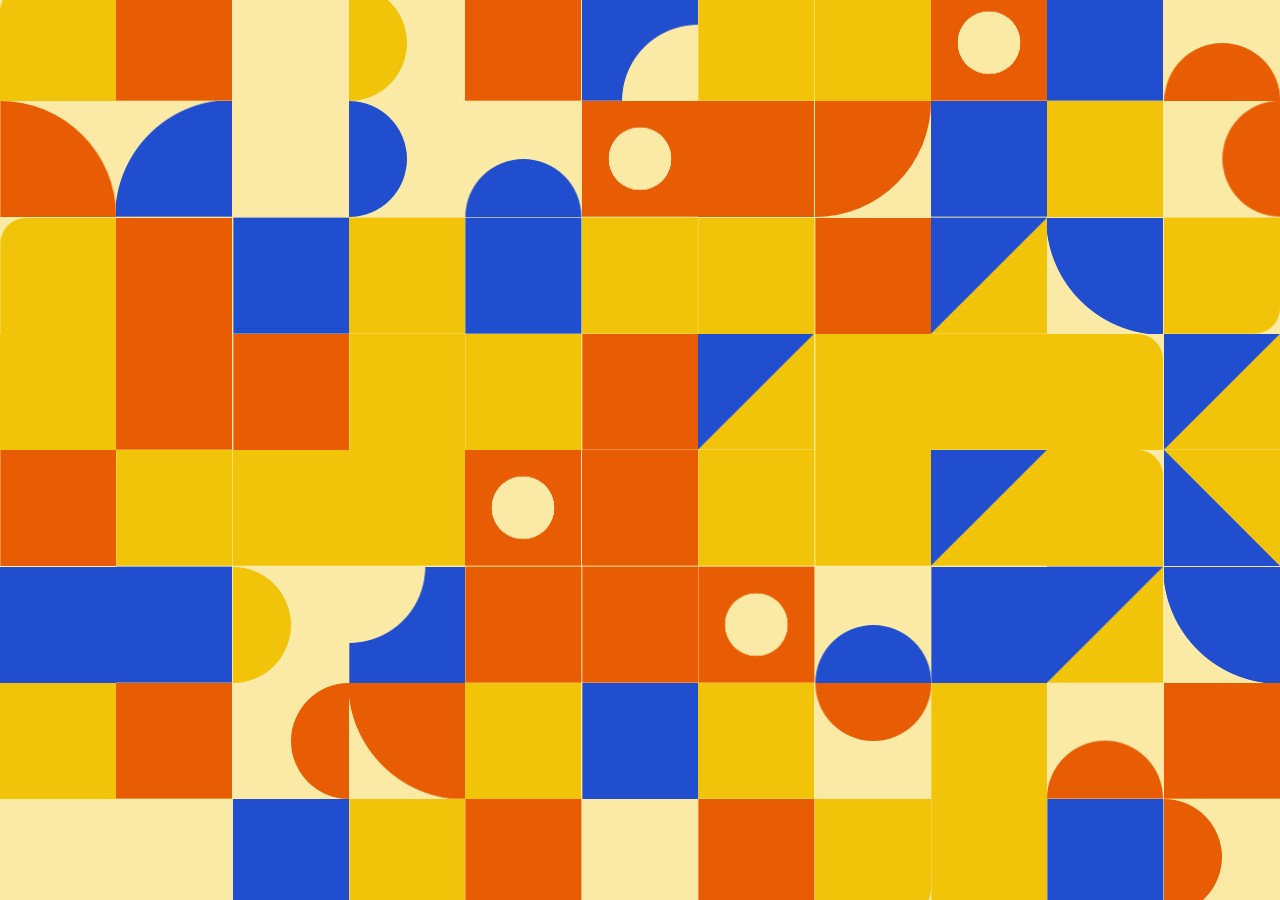
<file: index.html>
<!DOCTYPE html>
<html lang="en">
  <head>
    <meta charset="UTF-8" />
    <meta name="viewport" content="width=device-width, initial-scale=1" />
    <title>Click and Hover</title>
    <script src="https://ajax.googleapis.com/ajax/libs/jquery/3.7.1/jquery.min.js"></script>
    <link rel="stylesheet" href="style.css" />
    <script src="script.js" defer></script>
  </head>
  <body class="site home">
    <main class="home-main">
      <div class="bauhaus-viewport">
        <div class="bauhaus-stage-outer">
          <!-- 6×4 = 24 squares; JS may tile clones. Shapes live in .geo-mosaic-inner so the grid square does not rotate. -->
          <div class="bauhaus-stage">
            <!-- Row 1 -->
            <div class="geo-cell" data-shape="square" data-cell="g1" data-effect="spawn">
              <div class="geo-stack">
                <div class="geo-mosaic-inner">
                  <div class="geo-solid geo-fill-tile-cycling"></div>
                </div>
              </div>
            </div>
            <div class="geo-cell" data-shape="curve" data-cell="g2">
              <div class="geo-stack">
                <div class="geo-mosaic-inner">
                  <div class="geo-solid geo-fill-ground"></div>
                  <div class="geo-solid geo-fill-orange geo-corner-bl"></div>
                </div>
              </div>
            </div>
            <div class="geo-cell" data-shape="curve" data-cell="g3">
              <div class="geo-stack">
                <div class="geo-mosaic-inner">
                  <div class="geo-solid geo-fill-ground"></div>
                  <div class="geo-arc-tr-orange"></div>
                </div>
              </div>
            </div>
            <div class="geo-cell" data-shape="curve" data-cell="g4" data-effect="fade">
              <div class="geo-stack">
                <div class="geo-mosaic-inner">
                  <div class="geo-solid geo-fill-ground"></div>
                  <div class="geo-ring-orange"></div>
                </div>
              </div>
            </div>
            <div class="geo-cell" data-shape="square" data-cell="g5" data-effect="wobble">
              <div class="geo-stack">
                <div class="geo-mosaic-inner">
                  <div class="geo-solid geo-fill-yellow"></div>
                </div>
              </div>
            </div>
            <div class="geo-cell" data-shape="square" data-cell="g6" data-effect="opacity">
              <div class="geo-stack">
                <div class="geo-mosaic-inner">
                  <div class="geo-solid geo-fill-blue"></div>
                </div>
              </div>
            </div>

            <!-- Row 2 -->
            <div class="geo-cell" data-shape="square" data-cell="g7">
              <div class="geo-stack">
                <div class="geo-mosaic-inner">
                  <div class="geo-split">
                    <span class="geo-split__blue"></span>
                    <span class="geo-split__yellow"></span>
                  </div>
                </div>
              </div>
            </div>
            <div class="geo-cell" data-shape="square" data-cell="g8" data-effect="spawn">
              <div class="geo-stack">
                <div class="geo-mosaic-inner">
                  <div class="geo-solid geo-fill-orange"></div>
                </div>
              </div>
            </div>
            <div class="geo-cell" data-shape="curve" data-cell="g9">
              <div class="geo-stack">
                <div class="geo-mosaic-inner">
                  <div class="geo-solid geo-fill-ground"></div>
                  <div class="geo-semi-top geo-fill-blue"></div>
                </div>
              </div>
            </div>
            <div class="geo-cell" data-shape="curve" data-cell="g10" data-effect="spawn">
              <div class="geo-stack">
                <div class="geo-mosaic-inner">
                  <div class="geo-solid geo-fill-yellow geo-corner-br"></div>
                </div>
              </div>
            </div>
            <div class="geo-cell" data-shape="curve" data-cell="g11">
              <div class="geo-stack">
                <div class="geo-mosaic-inner">
                  <div class="geo-solid geo-fill-ground"></div>
                  <div class="geo-semi-bottom geo-fill-orange"></div>
                </div>
              </div>
            </div>
            <div class="geo-cell"
              data-shape="square"
              data-cell="g12"
              data-effect="runner"
              data-runner-dir="1">
              <div class="geo-stack">
                <div class="geo-mosaic-inner">
                  <div class="geo-solid geo-fill-tile-cycling"></div>
                </div>
              </div>
            </div>

            <!-- Row 3 -->
            <div class="geo-cell" data-shape="curve" data-cell="g13">
              <div class="geo-stack">
                <div class="geo-mosaic-inner">
                  <div class="geo-solid geo-fill-ground"></div>
                  <div class="geo-semi-top geo-fill-orange"></div>
                </div>
              </div>
            </div>
            <div class="geo-cell" data-shape="curve" data-cell="g14" data-effect="fade">
              <div class="geo-stack">
                <div class="geo-mosaic-inner">
                  <div class="geo-solid geo-fill-ground"></div>
                  <div class="geo-arc-br-blue"></div>
                </div>
              </div>
            </div>
            <div class="geo-cell" data-shape="curve" data-cell="g15" data-effect="wobble">
              <div class="geo-stack">
                <div class="geo-mosaic-inner">
                  <div class="geo-solid geo-fill-ground"></div>
                  <div class="geo-bite-blue-br"></div>
                </div>
              </div>
            </div>
            <div class="geo-cell" data-shape="curve" data-cell="g16">
              <div class="geo-stack">
                <div class="geo-mosaic-inner">
                  <div class="geo-solid geo-fill-ground"></div>
                  <div class="geo-semi-top geo-fill-yellow"></div>
                </div>
              </div>
            </div>
            <div class="geo-cell" data-shape="square" data-cell="g17" data-effect="runner">
              <div class="geo-stack">
                <div class="geo-mosaic-inner">
                  <div class="geo-solid geo-fill-orange"></div>
                </div>
              </div>
            </div>
            <div class="geo-cell" data-shape="square" data-cell="g18" data-effect="spawn">
              <div class="geo-stack">
                <div class="geo-mosaic-inner">
                  <div class="geo-solid geo-fill-yellow"></div>
                </div>
              </div>
            </div>

            <!-- Row 4: extra solid prototypes (more motion when the grid is tiled). -->
            <div class="geo-cell" data-shape="square" data-cell="g19" data-effect="spawn">
              <div class="geo-stack">
                <div class="geo-mosaic-inner">
                  <div class="geo-solid geo-fill-blue"></div>
                </div>
              </div>
            </div>
            <div class="geo-cell"
              data-shape="square"
              data-cell="g20"
              data-effect="runner"
              data-runner-dir="3">
              <div class="geo-stack">
                <div class="geo-mosaic-inner">
                  <div class="geo-solid geo-fill-orange"></div>
                </div>
              </div>
            </div>
            <div class="geo-cell" data-shape="square" data-cell="g21" data-effect="wobble">
              <div class="geo-stack">
                <div class="geo-mosaic-inner">
                  <div class="geo-solid geo-fill-yellow"></div>
                </div>
              </div>
            </div>
            <div class="geo-cell" data-shape="square" data-cell="g22" data-effect="fade">
              <div class="geo-stack">
                <div class="geo-mosaic-inner">
                  <div class="geo-solid geo-fill-blue"></div>
                </div>
              </div>
            </div>
            <div class="geo-cell" data-shape="square" data-cell="g23" data-effect="opacity">
              <div class="geo-stack">
                <div class="geo-mosaic-inner">
                  <div class="geo-solid geo-fill-orange"></div>
                </div>
              </div>
            </div>
            <div class="geo-cell" data-shape="square" data-cell="g24" data-effect="lit">
              <div class="geo-stack">
                <div class="geo-mosaic-inner">
                  <div class="geo-solid geo-fill-yellow"></div>
                </div>
              </div>
            </div>
          </div>
        </div>
      </div>
    </main>
  </body>
</html>
</file>
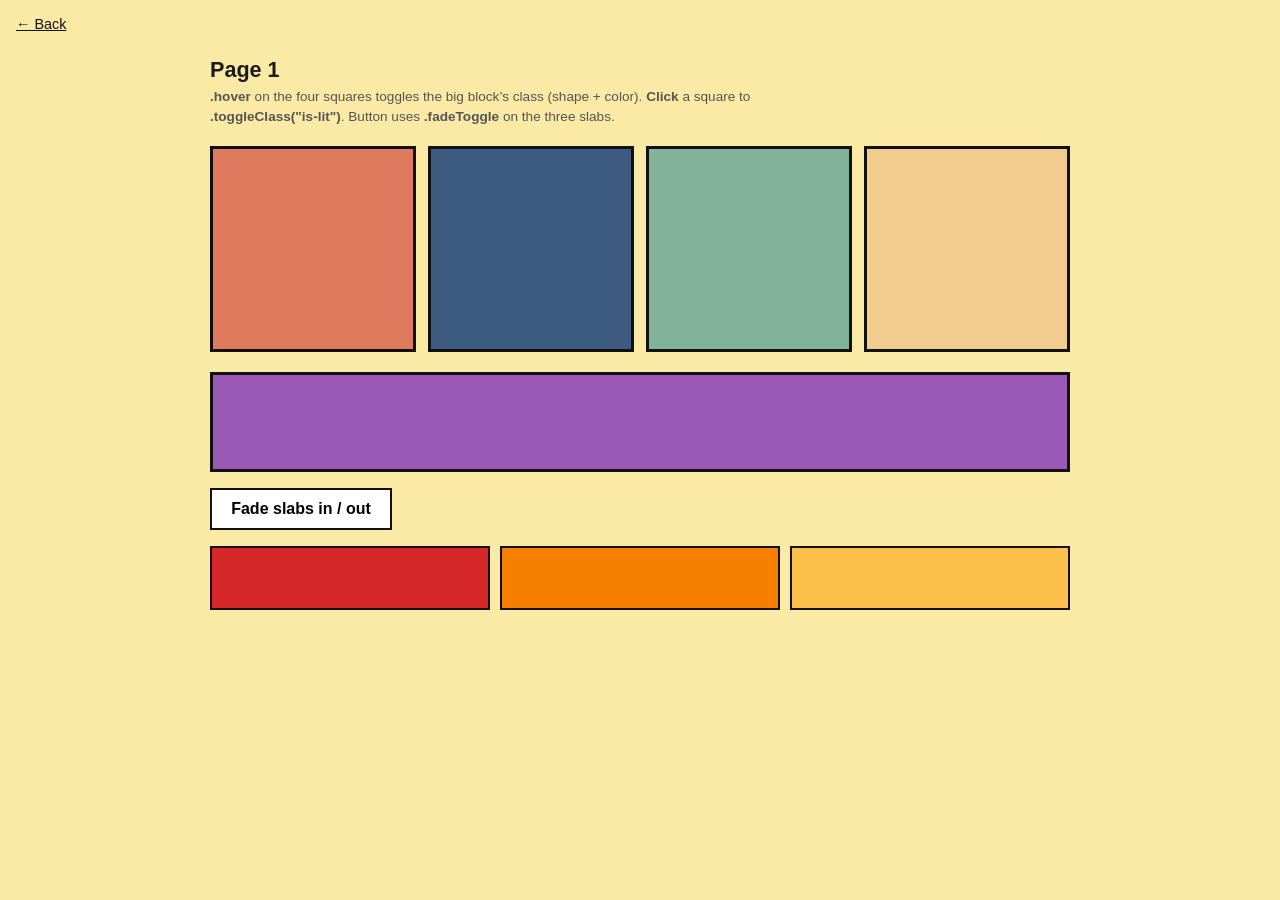
<file: sub-pages/page1.html>
<!DOCTYPE html>
<html lang="en">
  <head>
    <meta charset="UTF-8" />
    <meta name="viewport" content="width=device-width, initial-scale=1" />
    <title>Page 1 — Hover, toggleClass, fade</title>
    <script src="https://ajax.googleapis.com/ajax/libs/jquery/3.7.1/jquery.min.js"></script>
    <link rel="stylesheet" href="../style.css" />
    <script src="../script.js" defer></script>
  </head>
  <body class="site p1">
    <a class="sub-back" href="../index.html">← Back</a>
    <div class="sub-wrap">
      <h1 class="sub-title">Page 1</h1>
      <p class="sub-note">
        <strong>.hover</strong> on the four squares toggles the big block’s class (shape + color).
        <strong>Click</strong> a square to <strong>.toggleClass(&quot;is-lit&quot;)</strong>. Button uses
        <strong>.fadeToggle</strong> on the three slabs.
      </p>
      <div id="p1-tiles" class="p1-stage">
        <div class="p1-tile p1-tile--a" title="Hover me"></div>
        <div class="p1-tile p1-tile--b" title="Hover me"></div>
        <div class="p1-tile p1-tile--c" title="Hover me"></div>
        <div class="p1-tile p1-tile--d" title="Hover me"></div>
      </div>
      <div id="p1-blob" class="p1-blob" aria-hidden="true"></div>
      <button type="button" id="p1-fade-btn" class="p4-add">Fade slabs in / out</button>
      <div class="p1-fade-zone">
        <div class="slab p1-slab-1"></div>
        <div class="slab p1-slab-2"></div>
        <div class="slab p1-slab-3"></div>
      </div>
    </div>
  </body>
</html>
</file>
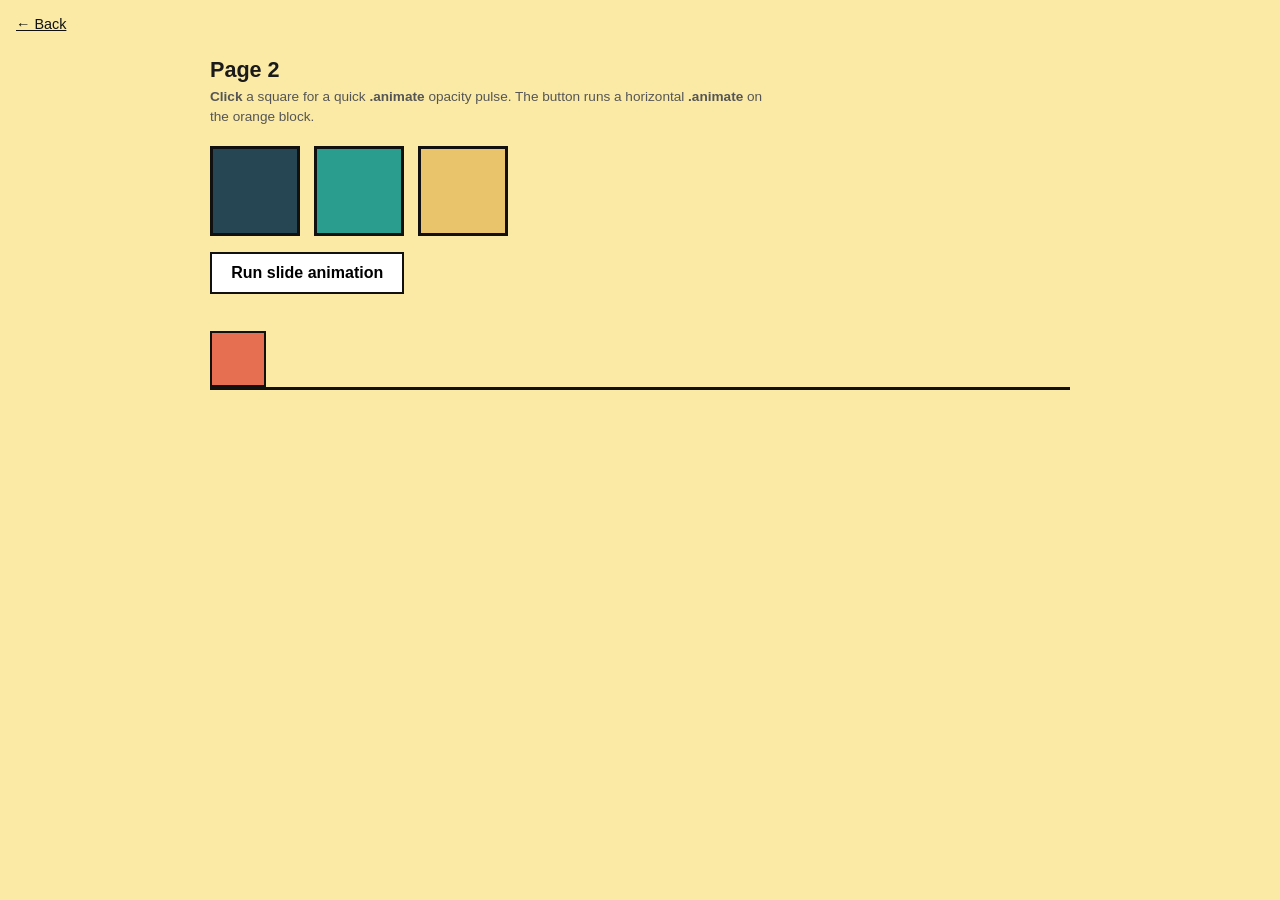
<file: sub-pages/page2.html>
<!DOCTYPE html>
<html lang="en">
  <head>
    <meta charset="UTF-8" />
    <meta name="viewport" content="width=device-width, initial-scale=1" />
    <title>Page 2 — Animate</title>
    <script src="https://ajax.googleapis.com/ajax/libs/jquery/3.7.1/jquery.min.js"></script>
    <link rel="stylesheet" href="../style.css" />
    <script src="../script.js" defer></script>
  </head>
  <body class="site p2">
    <a class="sub-back" href="../index.html">← Back</a>
    <div class="sub-wrap">
      <h1 class="sub-title">Page 2</h1>
      <p class="sub-note">
        <strong>Click</strong> a square for a quick <strong>.animate</strong> opacity pulse. The button runs a
        horizontal <strong>.animate</strong> on the orange block.
      </p>
      <div class="p2-row">
        <div class="p2-box p2-box--1" title="Click"></div>
        <div class="p2-box p2-box--2" title="Click"></div>
        <div class="p2-box p2-box--3" title="Click"></div>
      </div>
      <button type="button" id="p2-run" class="p4-add">Run slide animation</button>
      <div class="p2-runner">
        <div id="p2-runner-inner" class="p2-runner-inner"></div>
      </div>
    </div>
  </body>
</html>
</file>
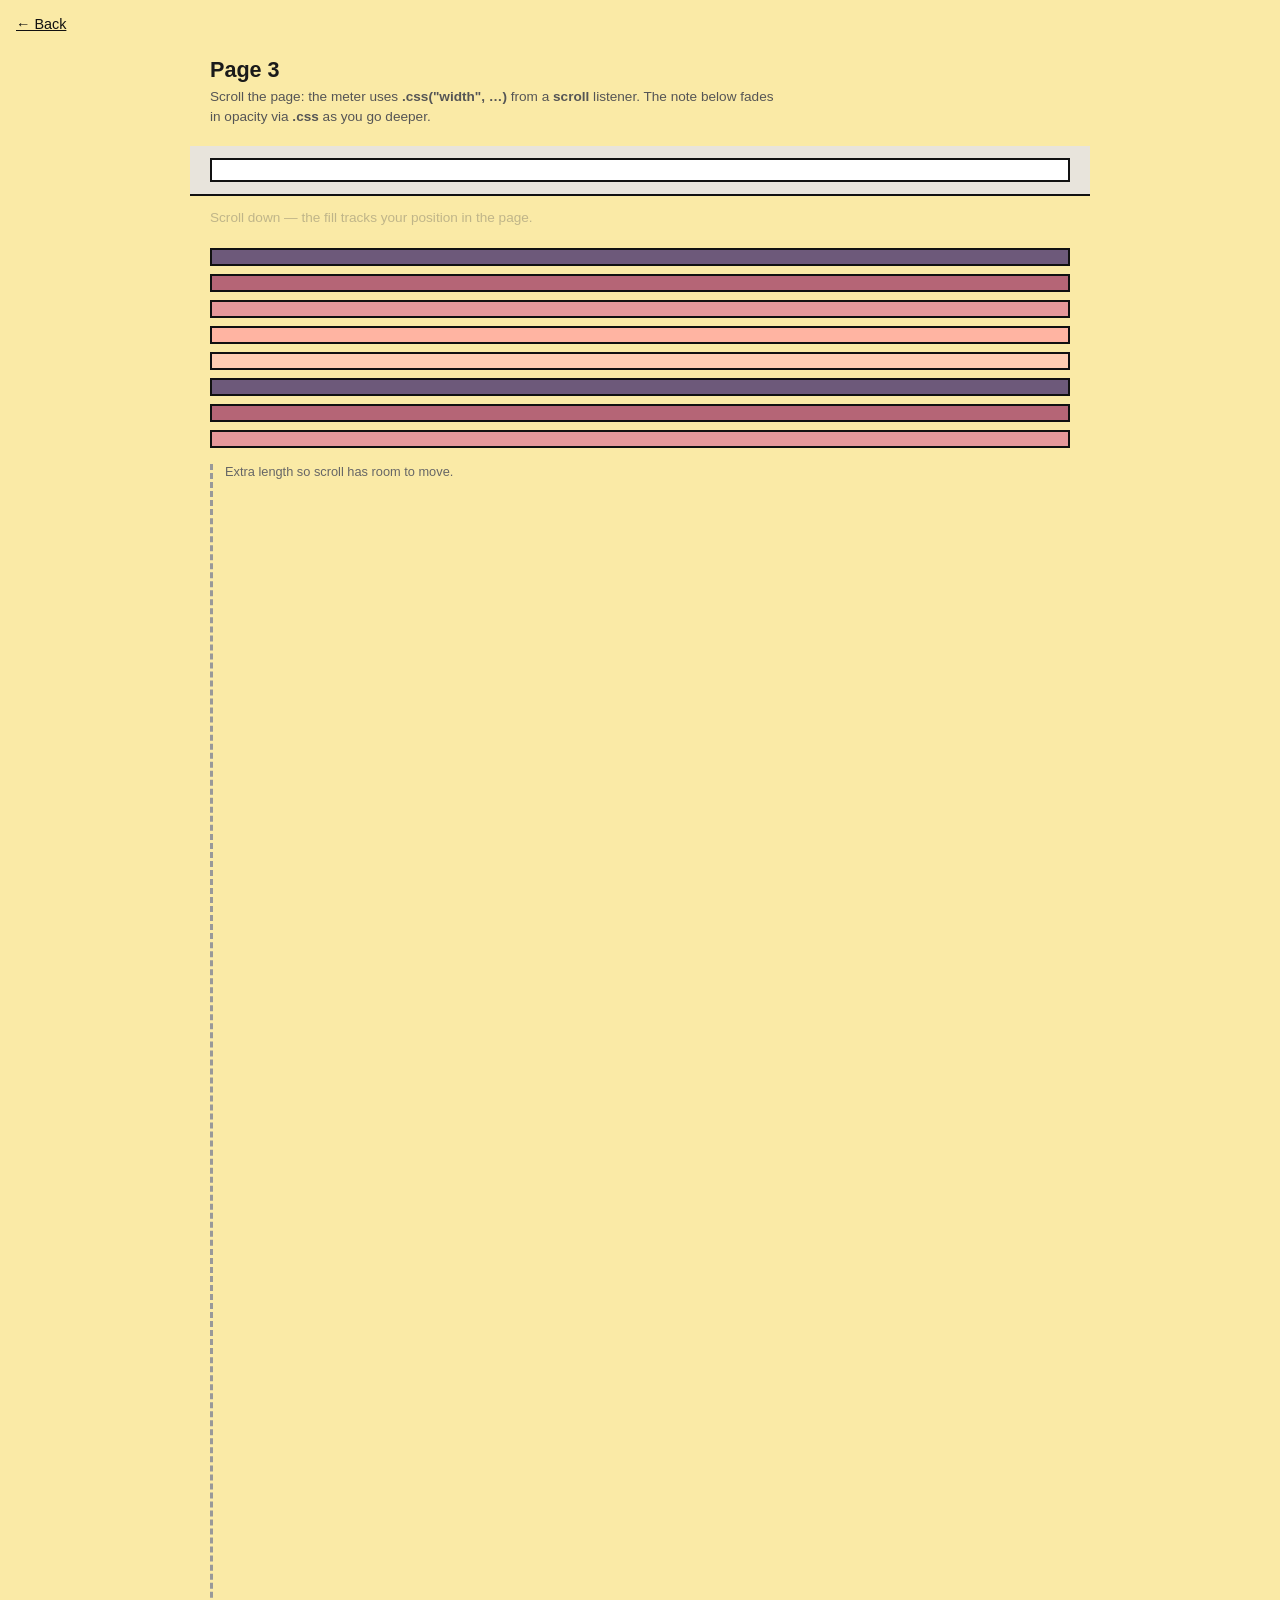
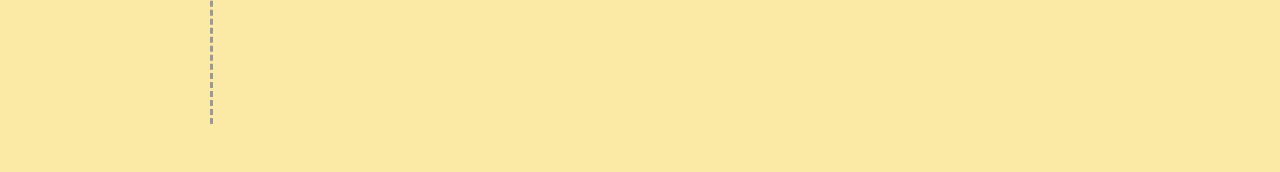
<file: sub-pages/page3.html>
<!DOCTYPE html>
<html lang="en">
  <head>
    <meta charset="UTF-8" />
    <meta name="viewport" content="width=device-width, initial-scale=1" />
    <title>Page 3 — Scroll &amp; css</title>
    <script src="https://ajax.googleapis.com/ajax/libs/jquery/3.7.1/jquery.min.js"></script>
    <link rel="stylesheet" href="../style.css" />
    <script src="../script.js" defer></script>
  </head>
  <body class="site p3">
    <a class="sub-back" href="../index.html">← Back</a>
    <div class="sub-wrap">
      <h1 class="sub-title">Page 3</h1>
      <p class="sub-note">
        Scroll the page: the meter uses <strong>.css(&quot;width&quot;, …)</strong> from a
        <strong>scroll</strong> listener. The note below fades in opacity via <strong>.css</strong> as you go
        deeper.
      </p>
      <div class="p3-meter-wrap">
        <div class="p3-meter">
          <div id="p3-meter-fill" class="p3-meter-fill"></div>
        </div>
      </div>
      <p id="p3-scroll-readout" class="sub-note" style="margin-top: 0.75rem">
        Scroll down — the fill tracks your position in the page.
      </p>
      <div class="p3-tower">
        <div class="p3-stack"></div>
        <div class="p3-stack"></div>
        <div class="p3-stack"></div>
        <div class="p3-stack"></div>
        <div class="p3-stack"></div>
        <div class="p3-stack"></div>
        <div class="p3-stack"></div>
        <div class="p3-stack"></div>
      </div>
      <div class="p3-spacer">Extra length so scroll has room to move.</div>
    </div>
  </body>
</html>
</file>
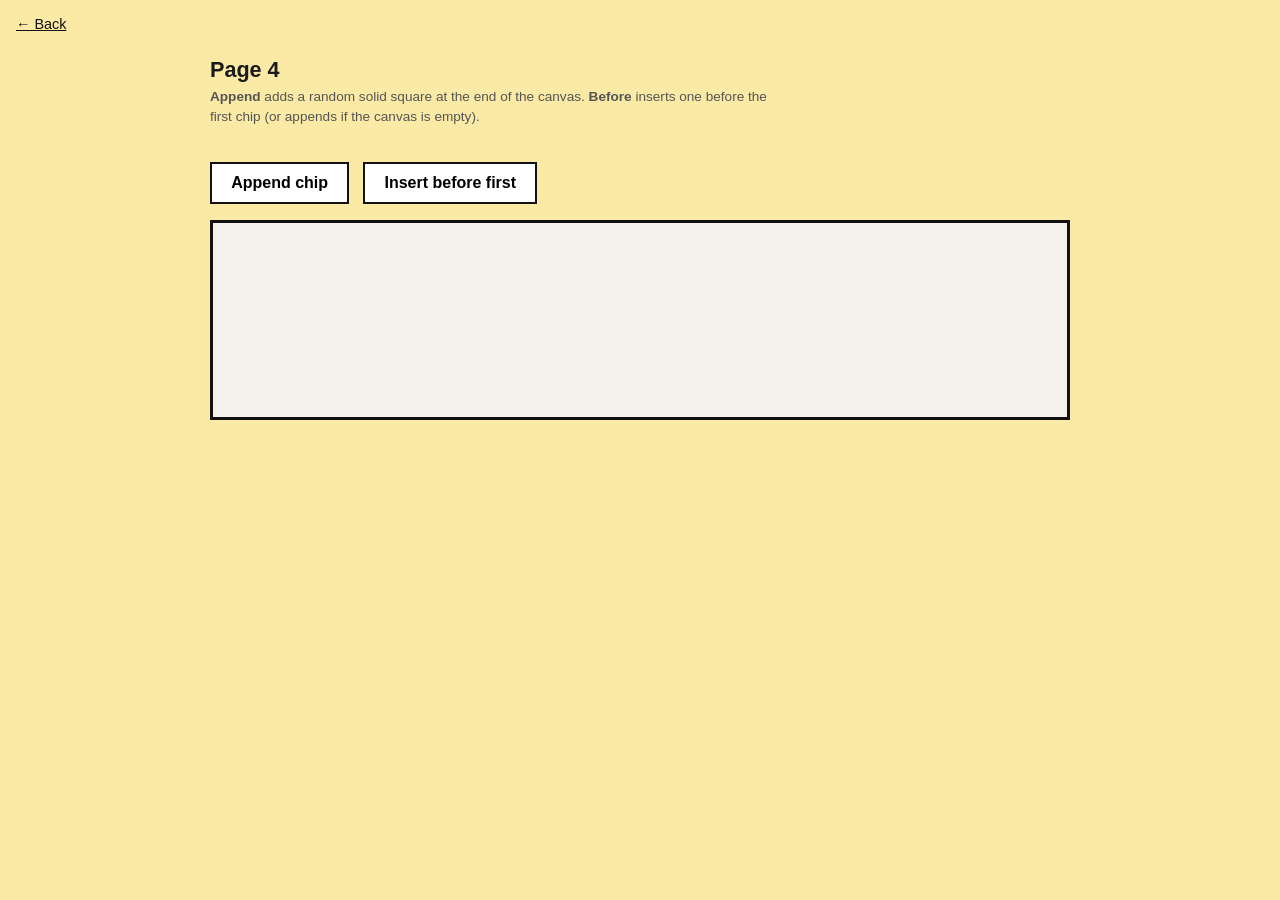
<file: sub-pages/page4.html>
<!DOCTYPE html>
<html lang="en">
  <head>
    <meta charset="UTF-8" />
    <meta name="viewport" content="width=device-width, initial-scale=1" />
    <title>Page 4 — Append &amp; before</title>
    <script src="https://ajax.googleapis.com/ajax/libs/jquery/3.7.1/jquery.min.js"></script>
    <link rel="stylesheet" href="../style.css" />
    <script src="../script.js" defer></script>
  </head>
  <body class="site p4">
    <a class="sub-back" href="../index.html">← Back</a>
    <div class="sub-wrap">
      <h1 class="sub-title">Page 4</h1>
      <p class="sub-note">
        <strong>Append</strong> adds a random solid square at the end of the canvas.
        <strong>Before</strong> inserts one before the first chip (or appends if the canvas is empty).
      </p>
      <div class="p2-row" style="margin-top: 0">
        <button type="button" id="p4-add" class="p4-add">Append chip</button>
        <button type="button" id="p4-before" class="p4-add">Insert before first</button>
      </div>
      <div id="p4-canvas" class="p4-canvas" aria-live="polite"></div>
    </div>
  </body>
</html>
</file>
<file: style.css>
*,
*::before,
*::after {
  box-sizing: border-box;
}

html {
  margin: 0;
}

body.site {
  margin: 0;
  min-height: 100vh;
  font-family: Helvetica, Arial, sans-serif;
  --bauhaus-orange: #e85d04;
  --bauhaus-blue: #204ecf;
  --bauhaus-yellow: #f2c409;
  /* Light ground = tinted yellow so the mosaic stays strictly blue / yellow / orange. */
  --bauhaus-ground: #fcefb4;
  --bauhaus-ground: color-mix(in srgb, var(--bauhaus-yellow) 36%, white);
  --bauhaus-cream: var(--bauhaus-ground);
  /* Shared hover tint motion (curve-style ease on all accents). */
  --bauhaus-hover-paint-ms: 450ms;
  --bauhaus-hover-paint-ease: cubic-bezier(0.22, 1, 0.36, 1);
  background: var(--bauhaus-ground);
  color: #1a1a1a;
}

/* —— Full-page Bauhaus grid —— */
.home-main {
  margin: 0;
  padding: 0;
  width: 100%;
  max-width: none;
  min-height: 100vh;
  min-height: 100dvh;
}

.bauhaus-viewport {
  overflow: hidden;
  position: relative;
  width: 100%;
  min-height: 100vh;
  min-height: 100dvh;
}

.bauhaus-stage-outer {
  position: absolute;
  left: 50%;
  top: 50%;
  width: 100vh;
  height: 100vw;
  transform: translate(-50%, -50%) rotate(-90deg);
  transform-origin: center center;
  display: flex;
  justify-content: center;
  align-items: center;
  overflow: hidden;
}

.bauhaus-stage {
  display: inline-grid;
  grid-template-columns: repeat(6, var(--cell));
  grid-template-rows: repeat(4, var(--cell));
  gap: 0;
  align-items: start;
  width: max-content;
  height: max-content;
  flex-shrink: 0;
  /* Cover layout (square tiles extend past edges—outer clips). JS replaces cols/rows when enabled. */
  --cell: max(
    calc(min(100vh, 100dvh) / 6),
    calc(min(100vw, 100dvw) / 4)
  );
  animation: geo-stage-pulse 14s ease-in-out infinite alternate;
}

.geo-cell {
  position: relative;
  overflow: hidden;
  cursor: pointer;
  isolation: isolate;
  width: var(--cell);
  height: var(--cell);
  aspect-ratio: 1;
  user-select: none;
}

.geo-cell--triad-lock .geo-stack {
  box-shadow: inset 0 0 0 2px rgba(232, 93, 4, 0.45);
}

.geo-cell > * {
  pointer-events: none;
}

.geo-stack {
  position: absolute;
  inset: 0;
  transform: rotate(var(--geo-yaw, 0deg));
  transform-origin: center center;
  transition:
    transform 0.42s cubic-bezier(0.22, 1, 0.36, 1),
    opacity 0.38s ease,
    filter 0.35s ease;
  will-change: transform, opacity;
}

/* Transforms for curves / runner / wobble stay on this layer—the grid square (.geo-cell) stays fixed. */
.geo-mosaic-inner {
  position: absolute;
  inset: 0;
  transform-origin: center center;
  transition: transform 0.42s cubic-bezier(0.22, 1, 0.36, 1);
}

.geo-stack > .geo-mosaic-inner:not(.geo-layer-hover).geo-layer-idle {
  z-index: 1;
}

/* Single-inner stacks (prefers-reduced-motion): lone node is not geo-layer-hover. */
.geo-stack > .geo-mosaic-inner:first-child:last-child:not(.geo-layer-hover) {
  z-index: 1;
}

.geo-stack .geo-mosaic-inner.geo-layer-hover {
  z-index: 2;
  opacity: 0;
  pointer-events: none;
  transition:
    opacity var(--bauhaus-hover-paint-ms) var(--bauhaus-hover-paint-ease),
    transform 0.42s cubic-bezier(0.22, 1, 0.36, 1);
}

.geo-stack:not(.geo-stack--hue-hover-active) > .geo-mosaic-inner:not(.geo-layer-hover) {
  opacity: 1;
  transition:
    opacity var(--bauhaus-hover-paint-ms) var(--bauhaus-hover-paint-ease),
    transform 0.42s cubic-bezier(0.22, 1, 0.36, 1);
}

.geo-stack--hue-hover-active > .geo-mosaic-inner:not(.geo-layer-hover) {
  opacity: 0;
  transition:
    opacity var(--bauhaus-hover-paint-ms) var(--bauhaus-hover-paint-ease),
    transform 0.42s cubic-bezier(0.22, 1, 0.36, 1);
}

.geo-stack--hue-hover-active .geo-mosaic-inner.geo-layer-hover {
  opacity: 1;
}

.geo-mosaic-inner:is(.geo-stack--runner, .geo-stack--runner-hover, .geo-stack--wobble) {
  transition: none;
}

.geo-stack
  .geo-mosaic-inner
  [class*='geo-']:not(.geo-fill-ground):not(.geo-fill-cream) {
  transition:
    background-color var(--bauhaus-hover-paint-ms) var(--bauhaus-hover-paint-ease),
    background var(--bauhaus-hover-paint-ms) var(--bauhaus-hover-paint-ease);
}

.geo-cell:hover {
  z-index: 4;
}

.geo-cell[data-shape='square']:hover .geo-stack {
  transform: rotate(var(--geo-yaw, 0deg)) scale(1.06);
}

.geo-stack--lit {
  outline: 3px solid var(--bauhaus-orange);
  outline-offset: -3px;
}

.geo-mini-chip {
  position: absolute;
  width: 26%;
  height: 26%;
  pointer-events: none;
  border-radius: 1px;
  z-index: 2;
}

[class*='geo-fill-']:not(.geo-fill-ground):not(.geo-fill-cream) {
  transition:
    background-color var(--bauhaus-hover-paint-ms) var(--bauhaus-hover-paint-ease),
    background var(--bauhaus-hover-paint-ms) var(--bauhaus-hover-paint-ease);
}

.geo-split__blue,
.geo-split__yellow {
  transition:
    background-color var(--bauhaus-hover-paint-ms) var(--bauhaus-hover-paint-ease),
    background var(--bauhaus-hover-paint-ms) var(--bauhaus-hover-paint-ease);
}

.geo-cell[data-shape='square'].geo-cell--clicked
  .geo-stack
  > .geo-mosaic-inner:not(.geo-layer-hover) {
  animation: geo-square-pop 0.55s cubic-bezier(0.34, 1.56, 0.64, 1);
}

.geo-cell[data-shape='curve'].geo-cell--clicked
  .geo-stack
  > .geo-mosaic-inner:not(.geo-layer-hover) {
  animation: geo-curve-flash 0.65s ease;
}

@keyframes geo-square-pop {
  0% {
    transform: scale(1) rotate(0deg);
  }
  40% {
    transform: scale(1.08) rotate(-6deg);
  }
  100% {
    transform: scale(1) rotate(0deg);
  }
}

@keyframes geo-curve-flash {
  0% {
    opacity: 1;
    filter: brightness(1);
  }
  35% {
    opacity: 0.35;
    filter: brightness(1.15);
  }
  100% {
    opacity: 1;
    filter: brightness(1);
  }
}

@keyframes geo-stage-pulse {
  0% {
    filter: brightness(1) saturate(1);
  }
  100% {
    filter: brightness(1.045) saturate(1.06);
  }
}

@keyframes geo-runner-marquee-r {
  0% {
    transform: translateX(0) scale(1);
  }
  36% {
    transform: translateX(132%) scale(1);
  }
  52% {
    transform: translateX(118%) scale(1);
  }
  74% {
    transform: translateX(-10%) scale(1);
  }
  88% {
    transform: translateX(4%) scale(1);
  }
  100% {
    transform: translateX(0) scale(1);
  }
}

@keyframes geo-runner-marquee-r-hover {
  0% {
    transform: translateX(0) scale(1.06);
  }
  36% {
    transform: translateX(132%) scale(1.06);
  }
  52% {
    transform: translateX(118%) scale(1.06);
  }
  74% {
    transform: translateX(-10%) scale(1.06);
  }
  88% {
    transform: translateX(4%) scale(1.06);
  }
  100% {
    transform: translateX(0) scale(1.06);
  }
}

@keyframes geo-runner-marquee-l {
  0% {
    transform: translateX(0) scale(1);
  }
  36% {
    transform: translateX(-132%) scale(1);
  }
  52% {
    transform: translateX(-118%) scale(1);
  }
  74% {
    transform: translateX(10%) scale(1);
  }
  88% {
    transform: translateX(-4%) scale(1);
  }
  100% {
    transform: translateX(0) scale(1);
  }
}

@keyframes geo-runner-marquee-l-hover {
  0% {
    transform: translateX(0) scale(1.06);
  }
  36% {
    transform: translateX(-132%) scale(1.06);
  }
  52% {
    transform: translateX(-118%) scale(1.06);
  }
  74% {
    transform: translateX(10%) scale(1.06);
  }
  88% {
    transform: translateX(-4%) scale(1.06);
  }
  100% {
    transform: translateX(0) scale(1.06);
  }
}

@keyframes geo-runner-marquee-d {
  0% {
    transform: translateY(0) scale(1);
  }
  36% {
    transform: translateY(132%) scale(1);
  }
  52% {
    transform: translateY(118%) scale(1);
  }
  74% {
    transform: translateY(-10%) scale(1);
  }
  88% {
    transform: translateY(4%) scale(1);
  }
  100% {
    transform: translateY(0) scale(1);
  }
}

@keyframes geo-runner-marquee-d-hover {
  0% {
    transform: translateY(0) scale(1.06);
  }
  36% {
    transform: translateY(132%) scale(1.06);
  }
  52% {
    transform: translateY(118%) scale(1.06);
  }
  74% {
    transform: translateY(-10%) scale(1.06);
  }
  88% {
    transform: translateY(4%) scale(1.06);
  }
  100% {
    transform: translateY(0) scale(1.06);
  }
}

@keyframes geo-runner-marquee-u {
  0% {
    transform: translateY(0) scale(1);
  }
  36% {
    transform: translateY(-132%) scale(1);
  }
  52% {
    transform: translateY(-118%) scale(1);
  }
  74% {
    transform: translateY(10%) scale(1);
  }
  88% {
    transform: translateY(-4%) scale(1);
  }
  100% {
    transform: translateY(0) scale(1);
  }
}

@keyframes geo-runner-marquee-u-hover {
  0% {
    transform: translateY(0) scale(1.06);
  }
  36% {
    transform: translateY(-132%) scale(1.06);
  }
  52% {
    transform: translateY(-118%) scale(1.06);
  }
  74% {
    transform: translateY(10%) scale(1.06);
  }
  88% {
    transform: translateY(-4%) scale(1.06);
  }
  100% {
    transform: translateY(0) scale(1.06);
  }
}

.geo-mosaic-inner.geo-stack--runner {
  animation: geo-runner-marquee-r 1.12s cubic-bezier(0.45, 0.02, 0.28, 1)
    forwards;
}

.geo-mosaic-inner.geo-stack--runner-hover {
  animation: geo-runner-marquee-r-hover 1.12s
    cubic-bezier(0.45, 0.02, 0.28, 1) forwards;
}

/* data-runner-dir: 0/right default, 1=down, 2=left, 3=up (set when tiling each clone). */
.geo-cell[data-runner-dir='1'] .geo-mosaic-inner.geo-stack--runner {
  animation-name: geo-runner-marquee-d;
}

.geo-cell[data-runner-dir='1'] .geo-mosaic-inner.geo-stack--runner-hover {
  animation-name: geo-runner-marquee-d-hover;
}

.geo-cell[data-runner-dir='2'] .geo-mosaic-inner.geo-stack--runner {
  animation-name: geo-runner-marquee-l;
}

.geo-cell[data-runner-dir='2'] .geo-mosaic-inner.geo-stack--runner-hover {
  animation-name: geo-runner-marquee-l-hover;
}

.geo-cell[data-runner-dir='3'] .geo-mosaic-inner.geo-stack--runner {
  animation-name: geo-runner-marquee-u;
}

.geo-cell[data-runner-dir='3'] .geo-mosaic-inner.geo-stack--runner-hover {
  animation-name: geo-runner-marquee-u-hover;
}

@keyframes geo-wobble {
  0%,
  100% {
    transform: rotate(0deg) scale(1);
  }
  22% {
    transform: rotate(-9deg) scale(1.06);
  }
  48% {
    transform: rotate(8deg) scale(1.06);
  }
  72% {
    transform: rotate(-4deg) scale(1.03);
  }
}

.geo-mosaic-inner.geo-stack--wobble {
  animation: geo-wobble 0.72s cubic-bezier(0.34, 1.2, 0.64, 1);
}

.geo-solid,
.geo-split,
.geo-arc-tr-orange,
.geo-arc-tr-yellow,
.geo-arc-br-blue,
.geo-arc-bl-yellow,
.geo-ring-orange,
.geo-semi-top,
.geo-semi-bottom,
.geo-bite-blue-br,
.geo-arc-br-cream,
.geo-arc-tl-cream {
  position: absolute;
  inset: 0;
}

.geo-fill-ground,
.geo-fill-cream {
  background-color: var(--bauhaus-ground);
}

.geo-fill-orange {
  background-color: var(--cell-accent, var(--bauhaus-orange));
}

.geo-fill-blue {
  background-color: var(--cell-accent, var(--bauhaus-blue));
}

.geo-fill-yellow {
  background-color: var(--cell-accent, var(--bauhaus-yellow));
}

/* Plain clickable tile (no motifs): rests on ground tint, then follows --cell-accent from click-cycling on .geo-cell. */
.geo-fill-tile-cycling {
  background-color: var(--cell-accent, var(--bauhaus-ground));
}

.geo-plate-corner {
  position: absolute;
  right: 10%;
  bottom: 10%;
  left: auto;
  top: auto;
  width: 22%;
  height: 22%;
  inset: auto;
}

.geo-corner-bl {
  border-radius: 0 0 0 100%;
}

.geo-corner-br {
  border-radius: 0 0 22% 0;
}

.geo-arc-tr-orange {
  background: radial-gradient(
    circle at 100% 0%,
    var(--cell-accent, var(--bauhaus-orange)) 0%,
    var(--cell-accent, var(--bauhaus-orange)) 71%,
    transparent 71.5%
  );
}

.geo-arc-tr-yellow {
  background: radial-gradient(
    circle at 100% 0%,
    var(--cell-accent, var(--bauhaus-yellow)) 0%,
    var(--cell-accent, var(--bauhaus-yellow)) 71%,
    transparent 71.5%
  );
}

.geo-arc-br-blue {
  background: radial-gradient(
    circle at 100% 100%,
    var(--cell-accent, var(--bauhaus-blue)) 0%,
    var(--cell-accent, var(--bauhaus-blue)) 71%,
    transparent 71.5%
  );
}

.geo-arc-bl-yellow {
  background: radial-gradient(
    circle at 0% 100%,
    var(--cell-accent, var(--bauhaus-yellow)) 0%,
    var(--cell-accent, var(--bauhaus-yellow)) 71%,
    transparent 71.5%
  );
}

.geo-ring-orange {
  background: radial-gradient(
    circle at 50% 50%,
    transparent 38%,
    var(--cell-accent, var(--bauhaus-orange)) 38.5%
  );
}

.geo-semi-top {
  height: 50%;
  top: 0;
  bottom: auto;
  border-radius: 0 0 50% 50% / 0 0 100% 100%;
}

.geo-semi-bottom {
  height: 50%;
  top: auto;
  bottom: 0;
  border-radius: 50% 50% 0 0 / 100% 100% 0 0;
}

.geo-bite-blue-br {
  background: radial-gradient(
    circle at 100% 100%,
    transparent 46%,
    var(--cell-accent, var(--bauhaus-blue)) 46.5%
  );
}

.geo-arc-br-cream {
  background: radial-gradient(
    circle at 100% 100%,
    var(--bauhaus-ground) 0%,
    var(--bauhaus-ground) 52%,
    transparent 52.5%
  );
}

.geo-arc-tl-cream {
  background: radial-gradient(
    circle at 0% 0%,
    var(--bauhaus-ground) 0%,
    var(--bauhaus-ground) 52%,
    transparent 52.5%
  );
}

.geo-split {
  position: absolute;
  inset: 0;
  display: block;
}

.geo-split__blue,
.geo-split__yellow {
  position: absolute;
  inset: 0;
}

.geo-split__blue {
  clip-path: polygon(0 0, 100% 0, 0 100%);
  background: var(--cell-accent, var(--bauhaus-blue));
}

.geo-split__yellow {
  clip-path: polygon(100% 0, 100% 100%, 0 100%);
  background: var(--cell-accent, var(--bauhaus-yellow));
}

/* Click-through palette: monochrome accent per tile (blue → yellow → orange). */
.geo-cell[data-cycle-step='0'] {
  --cell-accent: var(--bauhaus-blue);
}

.geo-cell[data-cycle-step='1'] {
  --cell-accent: var(--bauhaus-yellow);
}

.geo-cell[data-cycle-step='2'] {
  --cell-accent: var(--bauhaus-orange);
}

.geo-cell.geo-cell--triad-lock:has(.geo-split) .geo-split__blue {
  background: var(--bauhaus-yellow);
}

.geo-cell.geo-cell--triad-lock:has(.geo-split) .geo-split__yellow {
  background: var(--bauhaus-blue);
}

.geo-cell.geo-cell--triad-lock:not(:has(.geo-fill-ground)):has(.geo-fill-orange)
  .geo-fill-orange {
  background-color: var(--bauhaus-ground);
}

.geo-cell.geo-cell--triad-lock:not(:has(.geo-fill-ground)):has(.geo-fill-blue)
  .geo-fill-blue {
  background-color: var(--bauhaus-ground);
}

.geo-cell.geo-cell--triad-lock:not(:has(.geo-fill-ground)):has(.geo-fill-yellow)
  .geo-fill-yellow {
  background-color: var(--bauhaus-ground);
}

.geo-cell.geo-cell--triad-lock:not(:has(.geo-split)):not(
    :has(.geo-bite-blue-br)
  ):has(.geo-fill-ground):has(.geo-fill-orange) .geo-fill-ground {
  background-color: var(--bauhaus-orange);
}

.geo-cell.geo-cell--triad-lock:not(:has(.geo-split)):not(
    :has(.geo-bite-blue-br)
  ):has(.geo-fill-ground):has(.geo-fill-orange) .geo-fill-orange {
  background-color: var(--bauhaus-ground);
}

.geo-cell.geo-cell--triad-lock:not(:has(.geo-split)):not(
    :has(.geo-bite-blue-br)
  ):has(.geo-fill-ground):has(.geo-fill-blue) .geo-fill-ground {
  background-color: var(--bauhaus-blue);
}

.geo-cell.geo-cell--triad-lock:not(:has(.geo-split)):not(
    :has(.geo-bite-blue-br)
  ):has(.geo-fill-ground):has(.geo-fill-blue) .geo-fill-blue {
  background-color: var(--bauhaus-ground);
}

.geo-cell.geo-cell--triad-lock:not(:has(.geo-split)):has(.geo-fill-ground):has(
    .geo-fill-yellow
  )
  .geo-fill-ground {
  background-color: var(--bauhaus-yellow);
}

.geo-cell.geo-cell--triad-lock:not(:has(.geo-split)):has(.geo-fill-ground):has(
    .geo-fill-yellow
  )
  .geo-fill-yellow {
  background-color: var(--bauhaus-ground);
}

.geo-cell.geo-cell--triad-lock:not(:has(.geo-split)):not(:has(.geo-fill-orange)):not(
    :has(.geo-fill-blue)
  ):not(:has(.geo-fill-yellow)):not(:has(.geo-arc-tr-orange)):not(
    :has(.geo-arc-br-blue)
  ):not(:has(.geo-ring-orange)):not(:has(.geo-bite-blue-br)):has(.geo-fill-ground)
  .geo-fill-ground {
  background-color: var(--bauhaus-blue);
}

.geo-cell.geo-cell--triad-lock:has(.geo-arc-tr-orange) .geo-fill-ground {
  background-color: var(--bauhaus-orange);
}

.geo-cell.geo-cell--triad-lock:has(.geo-arc-tr-orange) .geo-arc-tr-orange {
  background: radial-gradient(
    circle at 100% 0%,
    var(--bauhaus-ground) 0%,
    var(--bauhaus-ground) 71%,
    var(--bauhaus-orange) 71.5%
  );
}

.geo-cell.geo-cell--triad-lock:has(.geo-ring-orange) .geo-fill-ground {
  background-color: var(--bauhaus-orange);
}

.geo-cell.geo-cell--triad-lock:has(.geo-ring-orange) .geo-ring-orange {
  background: radial-gradient(
    circle at 50% 50%,
    var(--bauhaus-orange) 0%,
    var(--bauhaus-orange) 38%,
    transparent 38.5%
  );
}

.geo-cell.geo-cell--triad-lock:has(.geo-arc-br-blue) .geo-fill-ground {
  background-color: var(--bauhaus-blue);
}

.geo-cell.geo-cell--triad-lock:has(.geo-arc-br-blue) .geo-arc-br-blue {
  background: radial-gradient(
    circle at 100% 100%,
    var(--bauhaus-ground) 0%,
    var(--bauhaus-ground) 71%,
    var(--bauhaus-blue) 71.5%
  );
}

.geo-cell.geo-cell--triad-lock:has(.geo-bite-blue-br) .geo-bite-blue-br {
  background: radial-gradient(
    circle at 100% 100%,
    var(--bauhaus-blue) 46%,
    transparent 46.5%
  );
}

@media (prefers-reduced-motion: reduce) {
  .bauhaus-stage-outer {
    position: relative;
    left: auto;
    top: auto;
    transform: none;
    width: 100%;
    min-height: 100vh;
    min-height: 100dvh;
    height: auto;
    display: block;
  }

  .bauhaus-stage {
    animation: none;
    height: auto;
    min-height: 0;
    margin-inline: auto;
    grid-template-columns: repeat(6, var(--cell));
    grid-template-rows: repeat(4, var(--cell));
    --cell: max(
      calc(min(100vw, 100dvw) / 6),
      calc(min(100vh, 100dvh) / 4)
    );
    padding-block: 0;
  }

  .geo-mosaic-inner.geo-stack--runner,
  .geo-mosaic-inner.geo-stack--runner-hover,
  .geo-mosaic-inner.geo-stack--wobble {
    animation: none !important;
  }

  .geo-cell[data-shape='square']:hover .geo-stack {
    transform: rotate(var(--geo-yaw, 0deg)) scale(1.03);
  }

  .geo-cell[data-shape='square'].geo-cell--clicked
    .geo-stack
    > .geo-mosaic-inner:not(.geo-layer-hover),
  .geo-cell[data-shape='curve'].geo-cell--clicked
    .geo-stack
    > .geo-mosaic-inner:not(.geo-layer-hover) {
    animation: none;
  }
}

/* —— Sub-page shared —— */
.sub-back {
  display: inline-block;
  margin: 1rem 0 0 1rem;
  font-size: 0.9rem;
  color: #111;
  text-decoration: underline;
}

.sub-back:hover {
  text-decoration: none;
}

.sub-wrap {
  padding: 1rem 1.25rem 3rem;
  max-width: 900px;
  margin: 0 auto;
}

.sub-title {
  margin: 0.5rem 0 0.25rem;
  font-size: 1.35rem;
}

.sub-note {
  margin: 0 0 1.25rem;
  font-size: 0.85rem;
  color: #555;
  max-width: 42em;
  line-height: 1.45;
}

/* Page 1: hover + toggleClass + fade */
.p1-stage {
  display: grid;
  grid-template-columns: repeat(4, 1fr);
  gap: 12px;
  margin-top: 1rem;
}

.p1-tile {
  aspect-ratio: 1;
  min-height: 80px;
  cursor: pointer;
  border: 3px solid #111;
  transition: transform 0.2s ease, opacity 0.3s ease;
}

.p1-tile--a {
  background: #e07a5f;
}
.p1-tile--b {
  background: #3d5a80;
}
.p1-tile--c {
  background: #81b29a;
}
.p1-tile--d {
  background: #f2cc8f;
}

.p1-tile.is-lit {
  outline: 4px solid #111;
  outline-offset: 2px;
  transform: scale(1.03);
}

.p1-blob {
  margin-top: 1.25rem;
  height: 100px;
  background: #9b59b6;
  border: 3px solid #111;
  transition: background 0.35s ease, border-radius 0.35s ease;
}

.p1-blob.shape-shift {
  background: #1abc9c;
  border-radius: 50%;
}

.p1-fade-zone {
  margin-top: 1rem;
  display: flex;
  gap: 10px;
  flex-wrap: wrap;
}

.p1-fade-zone .slab {
  flex: 1;
  min-width: 100px;
  height: 64px;
  border: 2px solid #111;
}

.p1-slab-1 {
  background: #d62828;
}
.p1-slab-2 {
  background: #f77f00;
}
.p1-slab-3 {
  background: #fcbf49;
}

/* Page 2: animate */
.p2-row {
  display: flex;
  gap: 14px;
  flex-wrap: wrap;
  align-items: flex-end;
  margin-top: 1rem;
}

.p2-box {
  width: 90px;
  height: 90px;
  border: 3px solid #111;
  cursor: pointer;
}

.p2-box--1 {
  background: #264653;
}
.p2-box--2 {
  background: #2a9d8f;
}
.p2-box--3 {
  background: #e9c46a;
}

.p2-runner {
  margin-top: 1.5rem;
  height: 72px;
  position: relative;
  border-bottom: 3px solid #111;
}

.p2-runner-inner {
  position: absolute;
  left: 0;
  bottom: 0;
  width: 56px;
  height: 56px;
  background: #e76f51;
  border: 2px solid #111;
}

/* Page 3: scroll + css */
.p3-tower {
  margin-top: 1rem;
  display: flex;
  flex-direction: column;
  gap: 8px;
}

.p3-stack {
  height: 18px;
  border: 2px solid #111;
}

.p3-stack:nth-child(5n + 1) {
  background: #6d597a;
}
.p3-stack:nth-child(5n + 2) {
  background: #b56576;
}
.p3-stack:nth-child(5n + 3) {
  background: #e5989b;
}
.p3-stack:nth-child(5n + 4) {
  background: #ffb4a2;
}
.p3-stack:nth-child(5n) {
  background: #ffcdb2;
}

.p3-meter-wrap {
  position: sticky;
  top: 0;
  z-index: 2;
  background: #e8e4dc;
  padding: 0.75rem 0;
  margin: 0 -1.25rem;
  padding-left: 1.25rem;
  padding-right: 1.25rem;
  border-bottom: 2px solid #111;
}

.p3-meter {
  height: 24px;
  border: 2px solid #111;
  background: #fff;
}

.p3-meter-fill {
  height: 100%;
  width: 0%;
  background: #2d6a4f;
  transition: width 0.05s linear;
}

.p3-spacer {
  height: 140vh;
  margin-top: 1rem;
  border-left: 3px dashed #999;
  padding-left: 12px;
  font-size: 0.8rem;
  color: #666;
}

/* Page 4: append */
.p4-canvas {
  margin-top: 1rem;
  min-height: 200px;
  padding: 12px;
  border: 3px solid #111;
  background: #f4f1ea;
  display: flex;
  flex-wrap: wrap;
  gap: 10px;
  align-content: flex-start;
}

.p4-add {
  margin-top: 1rem;
  padding: 0.6rem 1.2rem;
  font-size: 1rem;
  font-weight: 600;
  border: 2px solid #111;
  background: #fff;
  cursor: pointer;
}

.p4-add:hover {
  background: #111;
  color: #fff;
}

.p4-chip {
  width: 52px;
  height: 52px;
  border: 2px solid #111;
  flex-shrink: 0;
}
</file>
